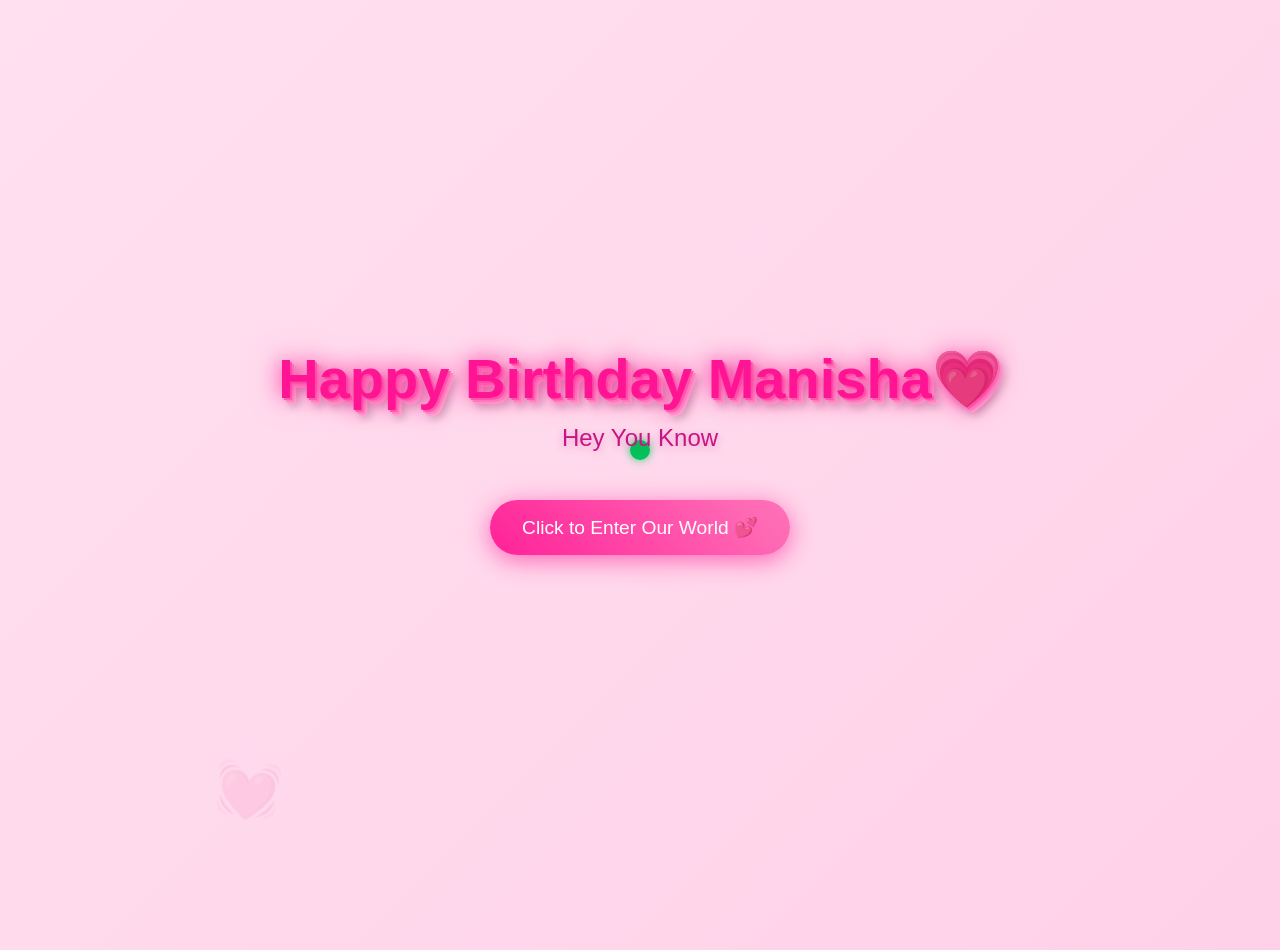
<file: index.html>
<!DOCTYPE html>
<html lang="en">
<head>
    <meta charset="UTF-8">
    <meta name="viewport" content="width=device-width, initial-scale=1.0">
    <title>Happy Birthday</title>
    <script src="https://cdnjs.cloudflare.com/ajax/libs/gsap/3.12.2/gsap.min.js"></script>
    <link rel="stylesheet" href="style.css">
    
</head>
<body>
    <div class="cursor"></div>
    <div class="container">
        <h1>Happy Birthday Manisha💗</h1>
        <div class="greeting"></div>
        <button class="cta-button">Click to Enter Our World 💕</button>
    </div>

    <script src="script.js">
        
    </script>
</body>
</html>
</file>
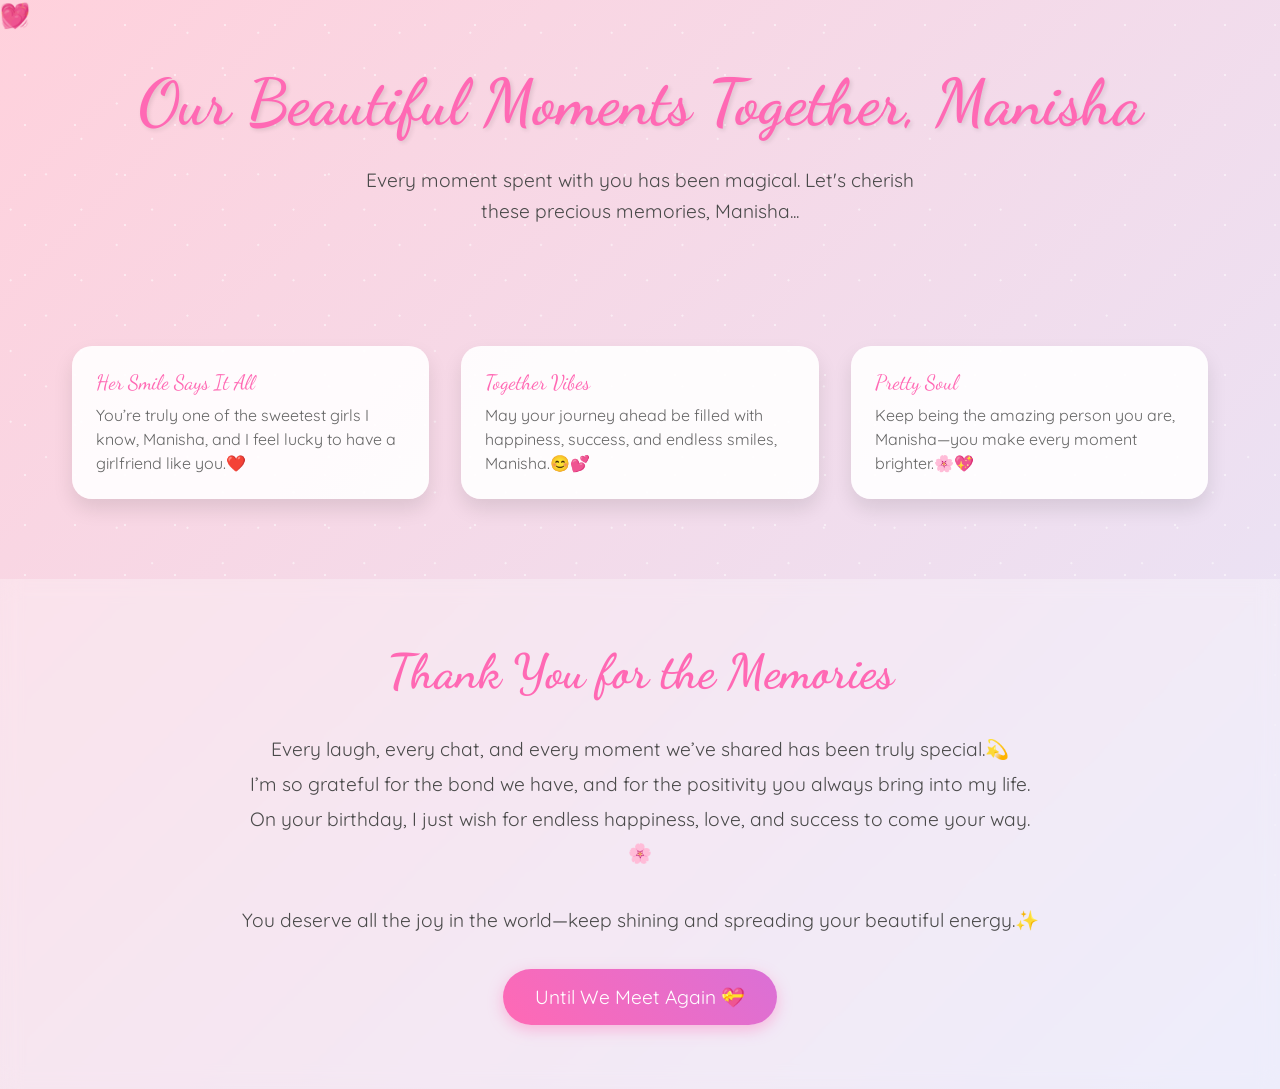
<file: last.html>
<!DOCTYPE html>
<html lang="en">

<head>
    <meta charset="UTF-8">
    <meta name="viewport" content="width=device-width, initial-scale=1.0">
    <title>Our Beautiful Memories ✨</title>
    <style>
        @import url('https://fonts.googleapis.com/css2?family=Dancing+Script:wght@700&family=Quicksand:wght@300;400;500;600&display=swap');

        * {
            margin: 0;
            padding: 0;
            box-sizing: border-box;
        }

        body {
            min-height: 100vh;
            background: linear-gradient(135deg,
                    #ffd1dc 0%,
                    #e6e6fa 25%,
                    #ffefd5 50%,
                    #e6e6fa 75%,
                    #ffd1dc 100%);
            background-size: 400% 400%;
            animation: gradientFlow 15s ease infinite;
            font-family: 'Quicksand', sans-serif;
            overflow-x: hidden;
            color: #4a4a4a;
        }

        @keyframes gradientFlow {
            0% {
                background-position: 0% 50%;
            }

            50% {
                background-position: 100% 50%;
            }

            100% {
                background-position: 0% 50%;
            }
        }

        /* Enhanced Sparkle Effect */
        .magic-sparkles {
            position: fixed;
            top: 0;
            left: 0;
            width: 100%;
            height: 100%;
            pointer-events: none;
            z-index: 1;
        }

        .sparkle {
            position: absolute;
            width: 6px;
            height: 6px;
            border-radius: 50%;
            background-color: white;
            animation: twinkle var(--duration, 4s) ease-in-out infinite;
            opacity: 0;
        }

        @keyframes twinkle {

            0%,
            100% {
                opacity: 0;
                transform: scale(0.5);
            }

            50% {
                opacity: 0.8;
                transform: scale(1);
            }
        }

        /* Generate 50 sparkles with different positions and animations */
        .magic-sparkles::before,
        .magic-sparkles::after {
            content: '';
            position: absolute;
            width: 100%;
            height: 100%;
            background-image: radial-gradient(circle, white 1px, transparent 1px);
            background-size: 50px 50px;
            animation: sparkleLayer 8s linear infinite;
            opacity: 0.5;
        }

        .magic-sparkles::after {
            animation-delay: -4s;
            transform: rotate(45deg);
        }

        @keyframes sparkleLayer {
            0% {
                transform: translateY(0);
            }

            100% {
                transform: translateY(-50px);
            }
        }

        /* Floating Hearts */
        .floating-hearts {
            position: fixed;
            width: 100%;
            height: 100%;
            pointer-events: none;
            z-index: 2;
        }

        .heart {
            position: absolute;
            font-size: 1.5rem;
            color: rgba(255, 105, 180, 0.6);
            animation: floatHeart var(--float-duration, 6s) ease-in-out infinite;
            animation-delay: var(--delay, 0s);
        }

        @keyframes floatHeart {
            0% {
                transform: translate(0, 100vh) rotate(0deg);
            }

            100% {
                transform: translate(var(--translate-x, 0), -100vh) rotate(360deg);
            }
        }

        /* Welcome Section */
        .welcome {
            text-align: center;
            padding: 4rem 2rem;
            position: relative;
            z-index: 3;
        }

        .welcome h1 {
            font-family: 'Dancing Script', cursive;
            font-size: 4rem;
            color: #ff69b4;
            text-shadow: 2px 2px 4px rgba(0, 0, 0, 0.1);
            animation: fadeInScale 2s ease;
        }

        .welcome p {
            font-size: 1.2rem;
            max-width: 600px;
            margin: 1.5rem auto;
            line-height: 1.6;
            animation: fadeIn 2s ease 0.5s both;
        }

        /* Enhanced Memory Cards */
        .memory-container {
            max-width: 1200px;
            margin: 0 auto;
            padding: 2rem;
            display: grid;
            grid-template-columns: repeat(auto-fit, minmax(300px, 1fr));
            gap: 2rem;
            z-index: 3;
            position: relative;
        }

        .memory-card {
            background: rgba(255, 255, 255, 0.9);
            border-radius: 20px;
            padding: 1.5rem;
            box-shadow: 0 10px 20px rgba(0, 0, 0, 0.1);
            transition: all 0.5s cubic-bezier(0.4, 0, 0.2, 1);
            position: relative;
            overflow: hidden;
        }

        .memory-card:hover {
            transform: translateY(-10px) scale(1.02);
            box-shadow: 0 15px 30px rgba(0, 0, 0, 0.15);
        }

        .memory-card::before {
            content: '';
            position: absolute;
            top: 0;
            left: 0;
            width: 100%;
            height: 100%;
            background: linear-gradient(45deg, transparent, rgba(255, 255, 255, 0.4), transparent);
            transform: translateX(-100%);
            transition: 0.5s;
        }

        .memory-card:hover::before {
            transform: translateX(100%);
        }


        .memory-date {
            font-family: 'Dancing Script', cursive;
            color: #ff69b4;
            font-size: 1.3rem;
            margin-bottom: 0.5rem;
        }

        .memory-caption {
            font-size: 1rem;
            line-height: 1.5;
            color: #666;
        }

        /* Final Message Section */
        .final-message {
            text-align: center;
            padding: 4rem 2rem;
            background: rgba(255, 255, 255, 0.3);
            backdrop-filter: blur(10px);
            margin-top: 3rem;
            position: relative;
            z-index: 3;
        }

        .final-message h2 {
            font-family: 'Dancing Script', cursive;
            font-size: 3rem;
            color: #ff69b4;
            margin-bottom: 2rem;
            animation: heartbeat 2s infinite;
        }

        @keyframes heartbeat {

            0%,
            100% {
                transform: scale(1);
            }

            50% {
                transform: scale(1.1);
            }
        }

        .final-message p {
            font-size: 1.2rem;
            max-width: 800px;
            margin: 0 auto 2rem;
            line-height: 1.8;
        }

        .goodbye-btn {
            display: inline-block;
            padding: 1rem 2rem;
            font-size: 1.2rem;
            background: linear-gradient(45deg, #ff69b4, #da70d6);
            color: white;
            border: none;
            border-radius: 50px;
            cursor: pointer;
            text-decoration: none;
            transition: all 0.3s ease;
            box-shadow: 0 5px 15px rgba(255, 105, 180, 0.4);
            animation: float 3s infinite ease-in-out;
        }

        .goodbye-btn:hover {
            transform: translateY(-5px);
            box-shadow: 0 8px 20px rgba(255, 105, 180, 0.6);
        }

        @keyframes float {

            0%,
            100% {
                transform: translateY(0);
            }

            50% {
                transform: translateY(-10px);
            }
        }

        /* Animations */
        @keyframes fadeInScale {
            0% {
                opacity: 0;
                transform: scale(0.8);
            }

            100% {
                opacity: 1;
                transform: scale(1);
            }
        }

        @keyframes fadeIn {
            0% {
                opacity: 0;
            }

            100% {
                opacity: 1;
            }
        }

        /* Generate Hearts */
        .js-generate-hearts {
            position: fixed;
            width: 100%;
            height: 100%;
            pointer-events: none;
            z-index: 2;
        }

        /* Custom Scrollbar */
        ::-webkit-scrollbar {
            width: 12px;
        }

        ::-webkit-scrollbar-track {
            background: rgba(255, 255, 255, 0.4);
        }

        ::-webkit-scrollbar-thumb {
            background: linear-gradient(45deg, #ff69b4, #da70d6);
            border-radius: 6px;
        }

        /* Responsive Design */
        @media (max-width: 768px) {
            .welcome h1 {
                font-size: 3rem;
            }

            .memory-container {
                grid-template-columns: 1fr;
            }

            .final-message h2 {
                font-size: 2.5rem;
            }
        }
    </style>
</head>

<body>
    <div class="magic-sparkles"></div>
    <div class="floating-hearts">
        <!-- Hearts will be generated via CSS -->
        <div class="heart" style="--float-duration: 6s; --delay: 0s; --translate-x: 20px;">💝</div>
        <div class="heart" style="--float-duration: 8s; --delay: 1s; --translate-x: -30px;">💖</div>
        <div class="heart" style="--float-duration: 7s; --delay: 2s; --translate-x: 40px;">💗</div>
        <div class="heart" style="--float-duration: 9s; --delay: 3s; --translate-x: -20px;">💓</div>
        <div class="heart" style="--float-duration: 5s; --delay: 4s; --translate-x: 30px;">💕</div>
    </div>

    <section class="welcome">
        <h1>Our Beautiful Moments Together, Manisha</h1>
        <p>Every moment spent with you has been magical. Let's cherish these precious memories, Manisha...</p>
    </section>

    <div class="memory-container">
        <div class="memory-card">
            <div class="memory-date">Her Smile Says It All</div>
            <div class="memory-caption">You’re truly one of the sweetest girls I know, Manisha, and I feel lucky to have a girlfriend like you.❤️</div>
        </div>
        <div class="memory-card">
            <div class="memory-date">Together Vibes</div>
            <div class="memory-caption">May your journey ahead be filled with happiness, success, and endless smiles, Manisha.😊💕</div>
        </div>
        <div class="memory-card">
            <div class="memory-date">Pretty Soul</div>
            <div class="memory-caption">Keep being the amazing person you are, Manisha—you make every moment brighter.🌸💖</div>
        </div>

    </div>

    <section class="final-message">
        <h2>Thank You for the Memories</h2>
        <p>Every laugh, every chat, and every moment we’ve shared has been truly special.💫<br>
            I’m so grateful for the bond we have, and for the positivity you always bring into my life.<br>
            On your birthday, I just wish for endless happiness, love, and success to come your way.🌸</p>
        <p>You deserve all the joy in the world—keep shining and spreading your beautiful energy.✨</p>
        <a href="#" class="goodbye-btn">Until We Meet Again 💝</a>
    </section>
</body>

</html>
</file>
<file: style.css>
* {
    margin: 0;
    padding: 0;
    box-sizing: border-box;
    cursor: none;
}

body {
    min-height: 100vh;
    display: flex;
    flex-direction: column;
    align-items: center;
    justify-content: center;
    background: linear-gradient(-45deg, #ff99cc, #ffb3d9, #ffc2e0, #ffd1e8, #ffe0f0);
    background-size: 400% 400%;
    animation: gradientBG 15s ease infinite;
    font-family: 'Arial Rounded MT Bold', Arial, sans-serif;
    overflow: hidden;
    position: relative;
}

.cursor {
    width: 20px;
    height: 20px;
    background: #ff1493;
    border-radius: 50%;
    position: fixed;
    pointer-events: none;
    mix-blend-mode: difference;
    transition: transform 0.2s;
    box-shadow: 0 0 10px rgba(255, 20, 147, 0.8);
}

.container {
    text-align: center;
    z-index: 1;
    perspective: 1000px;
}

h1 {
    font-size: 3.5rem;
    color: #ff1493;
    text-shadow:
        0 0 20px rgba(255, 20, 147, 0.8),
        0 0 30px rgba(255, 105, 180, 0.6),
        2px 2px 0 #ff69b4,
        4px 4px 0 #ff99cc,
        6px 6px 0 #ffb3d9,
        8px 8px 10px rgba(0, 0, 0, 0.3);
    margin-bottom: 2rem;
    opacity: 0;
    animation: glow 2s ease-in-out infinite alternate, float3d 3s ease-in-out infinite;
    transform-style: preserve-3d;
}

@keyframes glow {
    from { text-shadow: 0 0 20px rgba(255, 20, 147, 0.8), 0 0 30px rgba(255, 105, 180, 0.6), 2px 2px 0 #ff69b4, 4px 4px 0 #ff99cc, 6px 6px 0 #ffb3d9, 8px 8px 10px rgba(0, 0, 0, 0.3); }
    to { text-shadow: 0 0 30px rgba(255, 20, 147, 1), 0 0 40px rgba(255, 105, 180, 0.9), 3px 3px 0 #ff69b4, 6px 6px 0 #ff99cc, 9px 9px 0 #ffb3d9, 12px 12px 15px rgba(0, 0, 0, 0.4); }
}

@keyframes float3d {
    0%, 100% { transform: translateY(0) rotateX(0deg) rotateY(0deg); }
    50% { transform: translateY(-10px) rotateX(5deg) rotateY(5deg); }
}

.greeting {
    font-size: 1.5rem;
    color: #c71585;
    margin-bottom: 3rem;
    min-height: 2em;
    text-shadow: 0 2px 10px rgba(199, 21, 133, 0.3);
}

.cta-button {
    padding: 1rem 2rem;
    font-size: 1.2rem;
    background: linear-gradient(45deg, #ff1493, #ff69b4, #ff99cc);
    background-size: 200% 200%;
    border: none;
    border-radius: 50px;
    color: white;
    cursor: pointer;
    box-shadow: 0 5px 25px rgba(255, 20, 147, 0.6);
    transition: all 0.3s ease;
    opacity: 0;
    animation: buttonGradient 3s ease infinite;
}

@keyframes buttonGradient {
    0% { background-position: 0% 50%; }
    50% { background-position: 100% 50%; }
    100% { background-position: 0% 50%; }
}

.cta-button:hover {
    transform: scale(1.15) translateY(-5px);
    box-shadow: 0 10px 40px rgba(255, 20, 147, 0.8);
}

.floating {
    position: absolute;
    pointer-events: none;
    opacity: 0;
    transform-style: preserve-3d;
    animation: rotate3d 3s linear infinite;
}

@keyframes rotate3d {
    0% { transform: rotateY(0deg) rotateX(0deg); }
    100% { transform: rotateY(360deg) rotateX(360deg); }
}

@keyframes gradientBG {
    0% { background-position: 0% 50%; }
    50% { background-position: 100% 50%; }
    100% { background-position: 0% 50%; }
}

/* Heart background animation */
.heart {
    position: absolute;
    color: #ff1493;
    font-size: 20px;
    animation: float-hearts 8s infinite ease-in;
    opacity: 0;
    pointer-events: none;
}

@keyframes float-hearts {
    0% {
        opacity: 1;
        transform: translateY(0) rotate(0deg) scale(1);
    }
    50% {
        opacity: 0.8;
        transform: translateY(-50vh) rotate(180deg) scale(1.2);
    }
    100% {
        opacity: 0;
        transform: translateY(-100vh) rotate(360deg) scale(0.8);
    }
}

@media (max-width: 768px) {
    h1 { font-size: 2rem; }
    .greeting { font-size: 1.2rem; }
    .cta-button { font-size: 1rem; }
}
</file>
